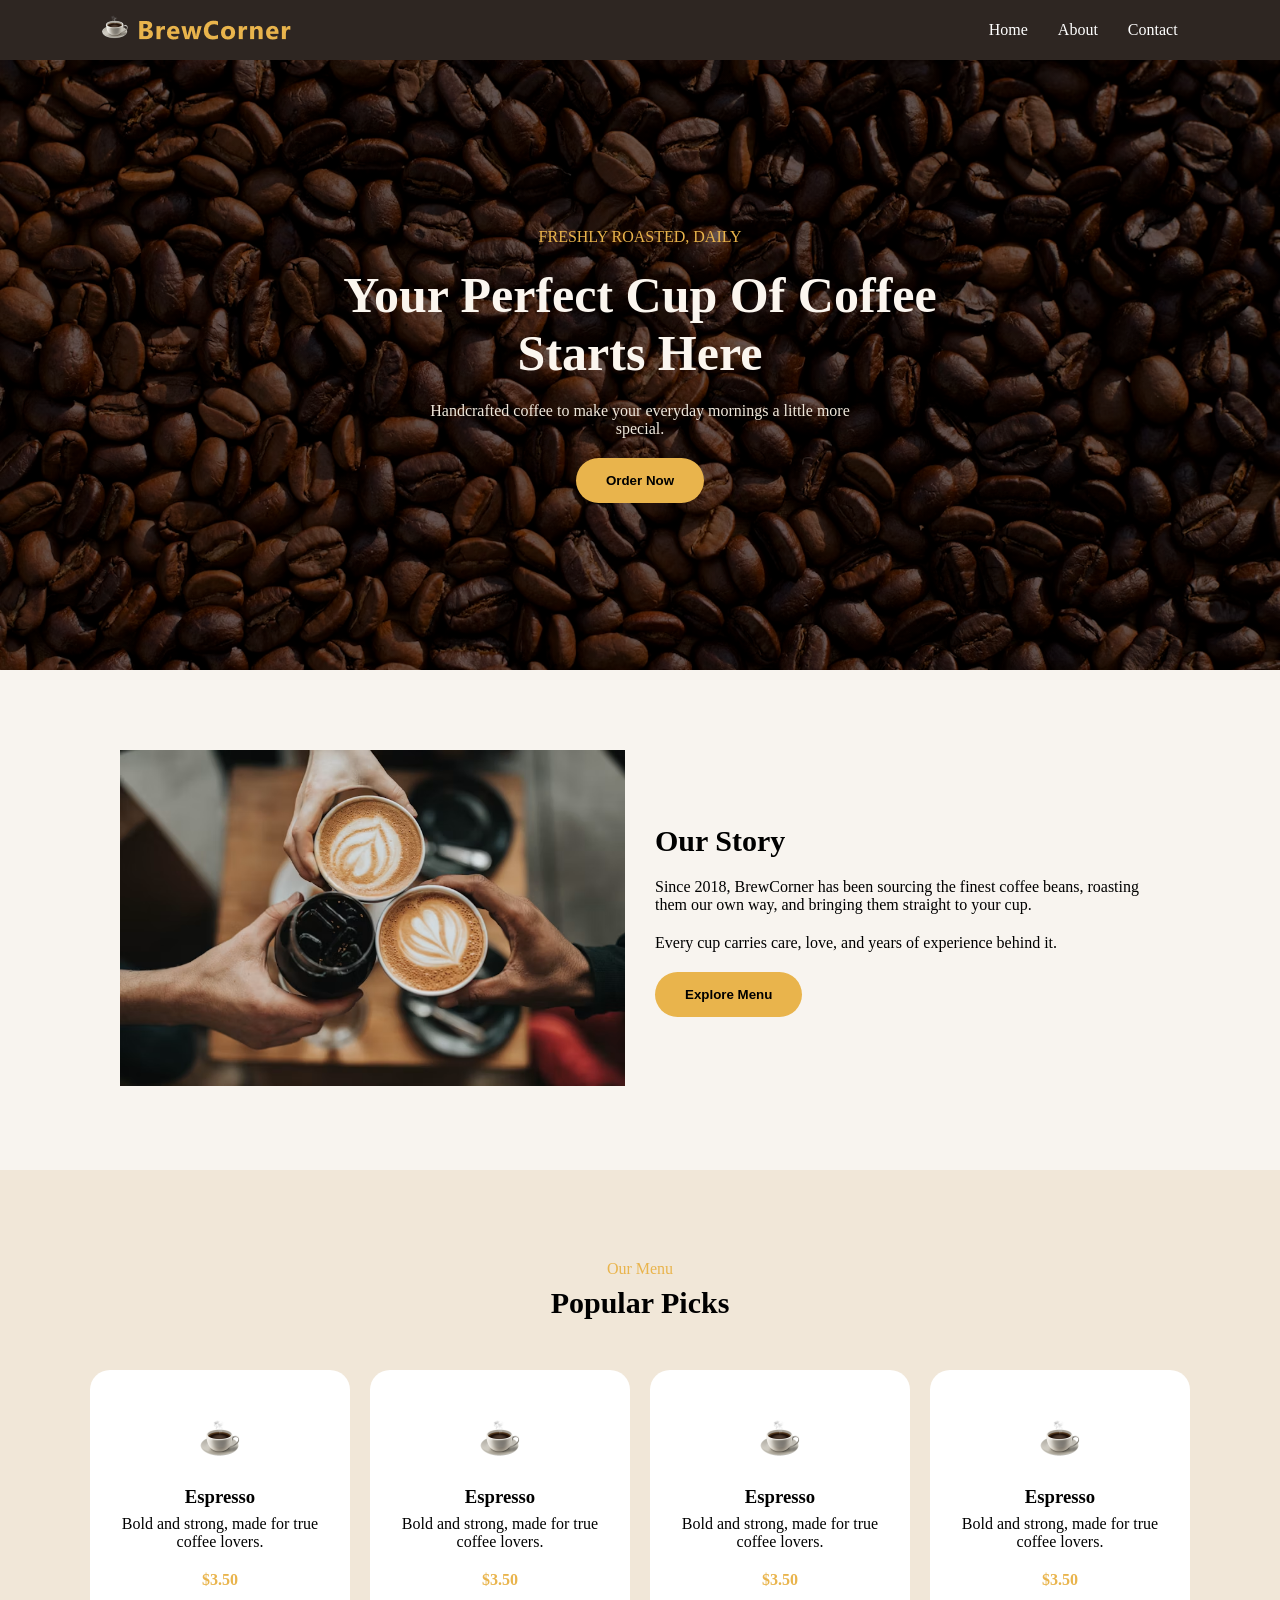
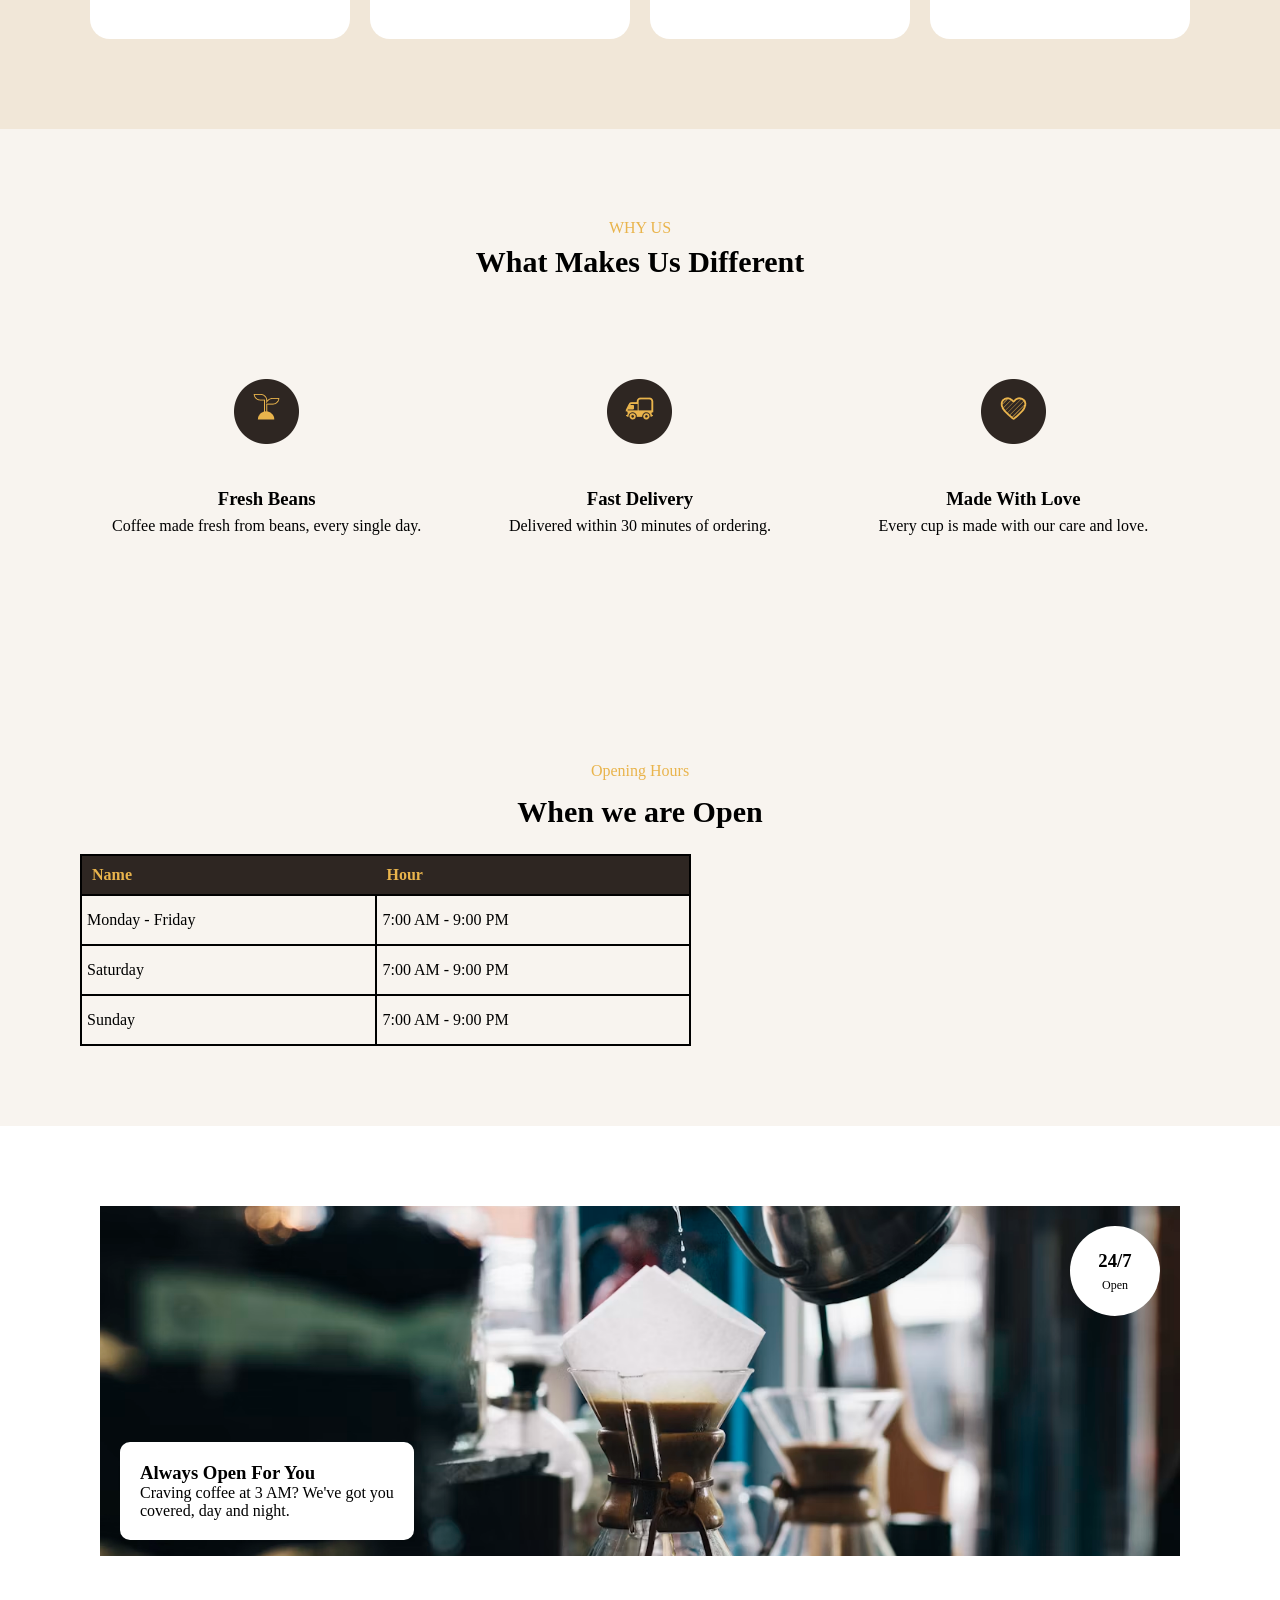
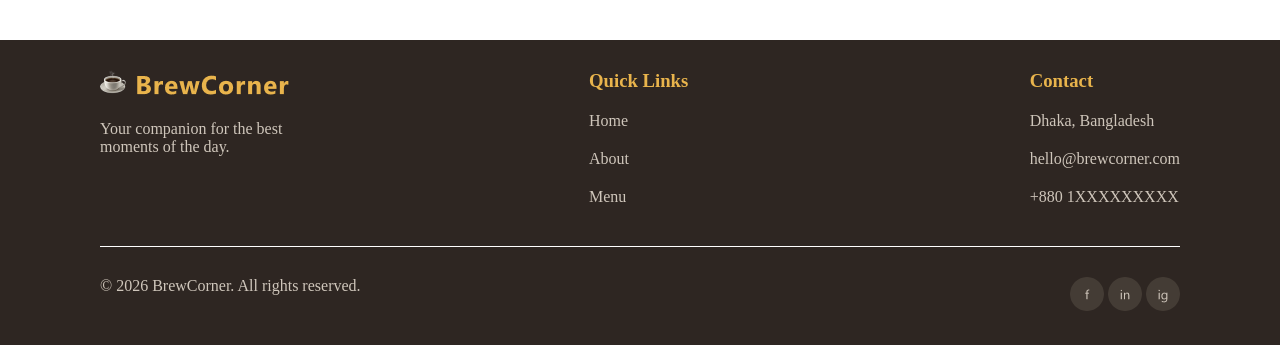
<file: index.html>
<!doctype html>
<html lang="en">
  <head>
    <meta charset="UTF-8" />
    <meta name="viewport" content="width=device-width, initial-scale=1.0" />
    <title>BrawCorner</title>
    <link rel="stylesheet" href="style/style.css" />
  </head>
  <body>
    <!-- Nav Section -->
    <nav>
      <!-- Left nav -->
      <div class="nav-container">
        <img src="image/logo.png" alt="" />
      </div>
      <!-- Right nav -->
      <div class="nav-right">
        <ul>
          <li><a href="">Home</a></li>
          <li><a href="">About</a></li>
          <li><a href="">Contact</a></li>
        </ul>
      </div>
    </nav>
    <header>
      <!-- Header Section -->
      <section>
        <div>
          <p style="color: #e9b44c">FRESHLY ROASTED, DAILY</p>
          <h2>
            Your Perfect Cup Of Coffee <br />
            Starts Here
          </h2>
          <p style="color: #f0e9dd; margin-bottom: 20px">
            Handcrafted coffee to make your everyday mornings a little more
            <br />
            special.
          </p>
          <button class="btn">Order Now</button>
        </div>
      </section>
    </header>
    <main>
      <!-- Our Story Section -->
      <section class="main-container">
        <div class="story-main-container">
          <!-- Left site -->
          <div>
            <img style="width: 100%" src="image/our-story.avif" alt="" />
          </div>
          <!-- Right site -->
          <div>
            <h3 style="font-size: 30px">Our Story</h3>
            <p style="margin-top: 20px; margin-bottom: 20px">
              Since 2018, BrewCorner has been sourcing the finest coffee beans,
              roasting them our own way, and bringing them straight to your cup.
            </p>
            <p style="margin-bottom: 20px">
              Every cup carries care, love, and years of experience behind it.
            </p>
            <button class="btn">Explore Menu</button>
          </div>
        </div>
      </section>
      <!-- Popular Picks Section -->
      <section>
        <div class="popular-picks-mani-div">
          <!-- top tex-->
          <div class="top-tex">
            <p>Our Menu</p>
            <h2>Popular Picks</h2>
          </div>
          <div class="box-main">
            <!-- box -->
            <div class="popular-box">
              <img src="image/cup.png" alt="" />
              <h3 style="margin-top: 7px; margin-bottom: 7px">Espresso</h3>
              <p style="margin-top: 7px; margin-bottom: 7px">
                Bold and strong, made for true <br />
                coffee lovers.
              </p>
              <p class="pclr">$3.50</p>
            </div>
            <div class="popular-box">
              <img src="image/cup.png" alt="" />
              <h3 style="margin-top: 7px; margin-bottom: 7px">Espresso</h3>
              <p style="margin-top: 7px; margin-bottom: 7px">
                Bold and strong, made for true <br />
                coffee lovers.
              </p>
              <p class="pclr">$3.50</p>
            </div>
            <div class="popular-box">
              <img src="image/cup.png" alt="" />
              <h3 style="margin-top: 7px; margin-bottom: 7px">Espresso</h3>
              <p style="margin-top: 7px; margin-bottom: 7px">
                Bold and strong, made for true <br />
                coffee lovers.
              </p>
              <p class="pclr">$3.50</p>
            </div>
            <div class="popular-box">
              <img src="image/cup.png" alt="" />
              <h3 style="margin-top: 7px; margin-bottom: 7px">Espresso</h3>
              <p style="margin-top: 7px; margin-bottom: 7px">
                Bold and strong, made for true <br />
                coffee lovers.
              </p>
              <p class="pclr">$3.50</p>
            </div>
          </div>
        </div>
      </section>
      <!-- What Makes Section -->
      <section>
        <div class="popular-picks-mani-div2">
          <!-- top tex-->
          <div class="top-tex2">
            <p>WHY US</p>
            <h2>What Makes Us Different</h2>
          </div>
          <div class="box-main2">
            <!-- box -->
            <div class="popular-box2">
              <img src="image/Margin.png" alt="" />
              <h3 style="margin-top: 7px; margin-bottom: 7px">Fresh Beans</h3>
              <p style="margin-top: 7px; margin-bottom: 7px">
                Coffee made fresh from beans, every single day.
              </p>
            </div>
            <div class="popular-box2">
              <img src="image/Margin (1).png" alt="" />
              <h3 style="margin-top: 7px; margin-bottom: 7px">Fast Delivery</h3>
              <p style="margin-top: 7px; margin-bottom: 7px">
                Delivered within 30 minutes of ordering.
              </p>
            </div>
            <div class="popular-box2">
              <img src="image/Margin (2).png" alt="" />
              <h3 style="margin-top: 7px; margin-bottom: 7px">
                Made With Love
              </h3>
              <p style="margin-top: 7px; margin-bottom: 7px">
                Every cup is made with our care and love.
              </p>
            </div>
          </div>
        </div>
      </section>
      <!-- Table Section -->
      <section>
        <div class="table-main-div">
          <!-- top tex -->
          <div class="table-top-tex">
            <p>Opening Hours</p>
            <h2>When we are Open</h2>
          </div>
          <!-- table -->

          <table class="Table-body-div">
            <thead>
              <tr>
                <th>Name</th>
                <th>Hour</th>
              </tr>
            </thead>
            <tbody>
              <tr>
                <td>Monday - Friday</td>
                <td>7:00 AM - 9:00 PM</td>
              </tr>
              <tr>
                <td>Saturday</td>
                <td>7:00 AM - 9:00 PM</td>
              </tr>
              <tr>
                <td>Sunday</td>
                <td>7:00 AM - 9:00 PM</td>
              </tr>
            </tbody>
          </table>
        </div>
      </section>
      <!-- image design -->
      <section class="main-senction-img">
        <div class="img-main2">
          <img class="posison" src="image/footer-img.avif" alt="" />
        </div>
        <div class="left-boxin">
          <h3>Always Open For You</h3>
          <p>Craving coffee at 3 AM? We've got you</p>
          <p>covered, day and night.</p>
        </div>
        <div class="right-boxin">
          <h3>24/7</h3>
          <p style="font-size: 12px">Open</p>
        </div>
      </section>
    </main>
    <footer>
      <!-- Footer Section -->
      <section>
        <div class="footer-main-div">
          <!-- fast 3 section -->
          <div class="fast-footer-div-main">
            <div>
              <img src="image/logo.png" alt="" />
              <p style=" margin-top: 20px; color: #CFC6BB">
                Your companion for the best moments of the day.
              </p>
            </div>
            <div>
              <h3 style="color: #e9b44c">Quick Links</h3>
              <ul class="footer-ul">
                <li><a href="">Home</a></li>
                <li><a href="">About</a></li>
                <li><a href="">Menu</a></li>
              </ul>
            </div>
            <div class="footer-contanc">
              <h3 style="color: #e9b44c">Contact</h3>
              <p>Dhaka, Bangladesh</p>
              <p>hello@brewcorner.com</p>
              <p>+880 1XXXXXXXXX</p>
            </div>
            
          </div>
          <hr class="hrfoot">
          <!-- last 2 section -->
          <div class="last-footer-mdiv">
            <p style="color: #CFC6BB;">© 2026 BrewCorner. All rights reserved.</p>
            <div>
              <a href=""><img src="image/sosal (1).png" alt=""></a>
              <a href=""><img src="image/sosal (3).png" alt=""></a>
              <a href=""><img src="image/sosal (2).png" alt=""></a>
            </div>
          </div>
        </div>
      </section>
    </footer>
  </body>
</html>
</file>
<file: style/style.css>
* {
  margin: 0;
  padding: 0;
}
/* Common */
.btn {
  padding: 15px 30px;
  border-radius: 60px;
  font-weight: bold;
  background-color: #e9b44c;
  border: none;
}
/* Nav Section */
nav {
  display: flex;
  justify-content: space-between;
  background-color: #2e2622;
  padding: 15px 8%;
  align-items: center;
}
.nav-right ul {
  display: flex;
  list-style: none;
  gap: 30px;
}
.nav-right ul li a {
  text-decoration: none;
  color: white;
}
/* Header Section */
header {
  background-image:
    linear-gradient(rgba(0, 0, 0, 0.5), rgba(0, 0, 0, 0.5)),
    url(../image/bg-image.avif);
  height: 610px;
  /* width: 1440px; */
  background-size: cover;
  background-position: center;
  background-repeat: no-repeat;
  display: grid;
  justify-content: center;
  align-items: center;
  text-align: center;
}
header section div h2 {
  color: #fbf6ef;
  font-size: 50px;
  margin-top: 20px;
  margin-bottom: 20px;
}
/* Our Story Section */
.main-container {
  background-color: #f8f4ef;
}
.story-main-container {
  display: grid;
  grid-template-columns: repeat(2, 1fr);
  justify-content: center;
  /* text-align: center; */
  align-items: center;
  gap: 30px;
  padding: 80px 120px;
}
/* Popular Picks Section */
.top-tex {
  align-items: center;
  text-align: center;
}
.top-tex p {
  color: #e9b44c;
  margin-bottom: 8px;
}
.top-tex h2 {
  font-size: 30px;
}
.popular-picks-mani-div {
  padding: 90px;
  background-color: #f1e7d8;
}
.box-main {
  display: grid;
  grid-template-columns: repeat(4, 1fr);
  gap: 20px;
  align-items: center;
  text-align: center;
  /* justify-content: center; */
}
.popular-box {
  background-color: white;
  /* height: 260px; */
  padding: 50px 20px;
  border-radius: 20px;
  margin-top: 50px;
}
.pclr {
  color: #e9b44c;
  font-weight: bold;
  margin-top: 20px;
}
.popular-box img {
  margin-bottom: 15px;
}
/* What Makes Section */
.top-tex2 {
  align-items: center;
  text-align: center;
}
.top-tex2 p {
  color: #e9b44c;
  margin-bottom: 8px;
}
.top-tex2 h2 {
  font-size: 30px;
}
.popular-picks-mani-div2 {
  padding: 90px;
  background-color: #f8f4ef;
}
.box-main2 {
  display: grid;
  grid-template-columns: repeat(3, 1fr);
  gap: 20px;
  align-items: center;
  text-align: center;
  /* justify-content: center; */
}
.popular-box2 {
  padding: 50px 20px;
  border-radius: 20px;
  margin-top: 50px;
}
.pclr2 {
  color: #e9b44c;
  font-weight: bold;
  margin-top: 20px;
}
.popular-box2 img {
  margin-bottom: 15px;
}
/* Table Section */
.table-main-div {
  background-color: #f8f4ef;
  justify-items: center;
  padding: 80px;
}
.table-top-tex {
  text-align: center;
  /* justify-content: center; */
  /* align-items: center; */
}
.table-top-tex p {
  color: #e9b44c;
  margin-bottom: 15px;
}
.table-top-tex h2 {
  font-size: 30px;
}
.Table-body-div {
  border: 2px solid black;
  border-collapse: collapse;
  margin-top: 25px;
}
.table-container {
  display: grid;
  justify-content: center;
  /* align-items: center; */
  padding: 50px 50px;
}
tbody td {
  border: 2px solid black;
  /* border-collapse: collapse; */
  padding: 15px 180px 15px 5px;
}
thead {
  background-color: #2e2622;
}
thead th {
  color: #e9b44c;
  padding: 10px 10px;
  text-align: left;
}
/* image design */
.main-senction-img {
  position: relative;
}
.img-main2 {
  padding: 80px 100px;
}
.img-main2 img {
  width: 100%;
  height: 350px;
  object-fit: cover;
}
.left-boxin {
  position: absolute;
  bottom: 100px;
  left: 120px;
  background-color: white;
  padding: 20px;
  border-radius: 10px;
}
.right-boxin {
  position: absolute;
  display: grid;
  height: 50px;
  width: 50px;
  top: 100px;
  right: 120px;
  background-color: white;
  padding: 20px;
  text-align: center;
  align-items: center;
  border-radius: 50%;
}
/* Footer */
.footer-main-div {
  /* width: 100%; */
  /* height: 400px; */
  background-color: #2e2622;
  padding: 30px 100px;
}
.fast-footer-div-main {
  display: grid;
  grid-template-columns: repeat(3, 1fr);
  /* justify-content: space-around; */
  gap: 300px;
}
.footer-ul li,
a {
  list-style: none;
  text-decoration: none;
  color: #CFC6BB;
  margin-top: 20px;
  margin-bottom: 10px;
}
.footer-contanc{
  list-style: none;
  text-decoration: none;
  color: #CFC6BB;
  
}
.footer-contanc p{
  margin-top: 20px;
  margin-bottom: 10px;
}
.hrfoot{
 
  margin-top: 30px;
  border: none;             
  height: 1px;             
  background-color: white; 
  /* margin: 50px 0;            */
}
.last-footer-mdiv{
  display: flex;
  justify-content: space-between;
  margin-top: 30px;
}
</file>
